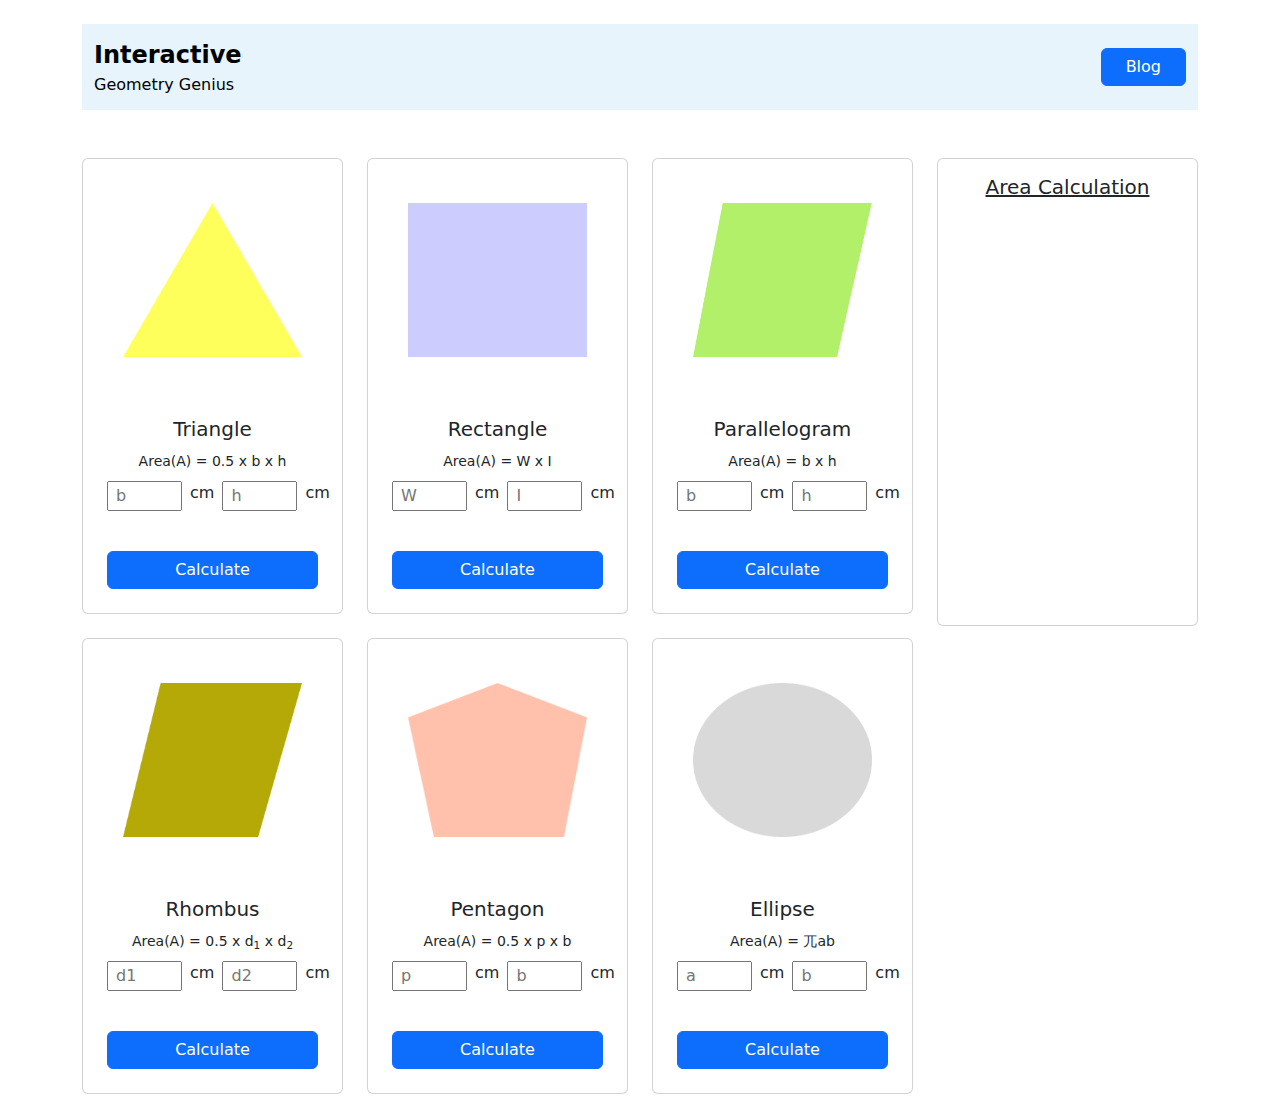
<file: index.html>
<!DOCTYPE html>
<html lang="en">

<head>
    <meta charset="UTF-8">
    <meta http-equiv="X-UA-Compatible" content="IE=edge">
    <meta name="viewport" content="width=device-width, initial-scale=1.0">
    <title>Geometry Genius</title>
    <!-- Bootstrap CSS -->
    <link rel="stylesheet" href="https://cdn.jsdelivr.net/npm/bootstrap@5.3.0-alpha1/dist/css/bootstrap.min.css">
    <!-- Custom CSS -->
    <link rel="stylesheet" href="styles/style.css">
</head>

<body>
    <!-- header starts -->
    <header class="container">
        <nav class="navbar nav mt-4 mb-5">
            <div class="container-fluid">
                <div class="navbar-brand">
                    <span class="fs-4 fw-bold">Interactive</span>
                    <span class="d-block fs-6">Geometry Genius</span>
                </div>
                <form class="d-flex" role="search">
                    <a href="./blog.html" class="btn btn-primary px-4" type="submit">Blog</a>
                </form>
            </div>
        </nav>
    </header>
    <!-- header ends -->

    <!-- main starts -->
    <main class="container mb-4">
        <div class="row">
            <!-- shapes area starts -->
            <div class="col-md-9 col-sm-12 shapes">
                <div class="row row-cols-1 row-cols-md-3 g-4">
                    <div class="col">
                        <div class="card h-100 text-center shape-container">
                            <div class="shape">
                                <img src="images/triangle.png" class="card-img-top my-4" alt="...">
                            </div>
                            <div class="card-body">
                                <h5 class="card-title">Triangle</h5>
                                <small class="card-text">Area(A) = 0.5 x b x h</small>
                                <div class="input-area d-flex mt-2 ms-2 gap-2">
                                    <input id="triangle-b" type="text" placeholder=" b"><span>cm</span>
                                    <input id="triangle-h" type="text" placeholder=" h"><span>cm</span>
                                </div>
                            </div>
                            <a id="calculate-triangle" class="btn btn-primary m-4">Calculate</a>
                        </div>
                    </div>
                    <div class="col">
                        <div class="card h-100 text-center shape-container">
                            <div class="shape">
                                <img src="images/rectangle.png" class="card-img-top my-4" alt="...">
                            </div>
                            <div class="card-body">
                                <h5 class="card-title">Rectangle</h5>
                                <small class="card-text">Area(A) = W x I</small>
                                <div class="input-area d-flex mt-2 ms-2 gap-2">
                                    <input id="rectangle-w" type="text" placeholder=" W"><span>cm</span>
                                    <input id="rectangle-i" type="text" placeholder=" I"><span>cm</span>
                                </div>
                            </div>
                            <a id="calculate-rectangle" class="btn btn-primary m-4">Calculate</a>
                        </div>
                    </div>
                    <div class="col">
                        <div class="card h-100 text-center shape-container">
                            <div class="shape">
                                <img src="images/parallelogram.png" class="card-img-top my-4" alt="...">
                            </div>
                            <div class="card-body">
                                <h5 class="card-title">Parallelogram</h5>
                                <small class="card-text">Area(A) = b x h</small>
                                <div class="input-area d-flex mt-2 ms-2 gap-2">
                                    <input id="parallelogram-b" type="text" placeholder=" b"><span>cm</span>
                                    <input id="parallelogram-h" type="text" placeholder=" h"><span>cm</span>
                                </div>
                            </div>
                            <a id="calculate-parallelogram" class="btn btn-primary m-4">Calculate</a>
                        </div>
                    </div>
                    <div class="col">
                        <div class="card h-100 text-center shape-container">
                            <div class="shape">
                                <img src="images/rhombus.png" class="card-img-top my-4" alt="...">
                            </div>
                            <div class="card-body">
                                <h5 class="card-title">Rhombus</h5>
                                <small class="card-text">Area(A) = 0.5 x d<sub>1</sub> x d<sub>2</sub></small>
                                <div class="input-area d-flex mt-2 ms-2 gap-2">
                                    <input id="rhombus-d1" type="text" placeholder=" d1"><span>cm</span>
                                    <input id="rhombus-d2" type="text" placeholder=" d2"><span>cm</span>
                                </div>
                            </div>
                            <a id="calculate-rhombus" class="btn btn-primary m-4">Calculate</a>
                        </div>
                    </div>
                    <div class="col">
                        <div class="card h-100 text-center shape-container">
                            <div class="shape">
                                <img src="images/pentagon.png" class="card-img-top my-4" alt="pentagon">
                            </div>
                            <div class="card-body">
                                <h5 class="card-title">Pentagon</h5>
                                <small class="card-text">Area(A) = 0.5 x p x b</small>
                                <div class="input-area d-flex mt-2 ms-2 gap-2">
                                    <input id="pentagon-p" type="text" placeholder=" p"><span>cm</span>
                                    <input id="pentagon-b" type="text" placeholder=" b"><span>cm</span>
                                </div>
                            </div>
                            <a id="calculate-pentagon" class="btn btn-primary m-4">Calculate</a>
                        </div>
                    </div>
                    <div class="col">
                        <div class="card h-100 text-center shape-container">
                            <div class="shape">
                                <img src="images/ellipse.png" class="card-img-top my-4" alt="ellipse">
                            </div>
                            <div class="card-body">
                                <h5 class="card-title">Ellipse</h5>
                                <small class="card-text">Area(A) = 兀ab</small>
                                <div class="input-area d-flex mt-2 ms-2 gap-2">
                                    <input id="ellipse-a" type="text" placeholder=" a"><span>cm</span>
                                    <input id="ellipse-b" type="text" placeholder=" b"><span>cm</span>
                                </div>
                            </div>
                            <a id="calculate-ellipse" class="btn btn-primary m-4">Calculate</a>
                        </div>
                    </div>
                </div>
            </div>
            <!-- shapes area ends -->

            <!-- calculation area starts -->
            <div class="col-md-3 col-sm-12">
                <div class="card calculation h-50">
                    <div class="card-body text-center overflow-y-auto" id="calculation-body">
                        <h5 class="card-title text-decoration-underline">Area Calculation</h5>
                    </div>
                </div>
            </div>
            <!-- calculation area ends -->
        </div>
    </main>
    <!-- main ends -->

    <script src="https://cdn.jsdelivr.net/npm/bootstrap@5.3.0-alpha1/dist/js/bootstrap.bundle.min.js"></script>
    <script src="js/functions.js"></script>
    <script src="js/script.js"></script>
</body>

</html>
</file>
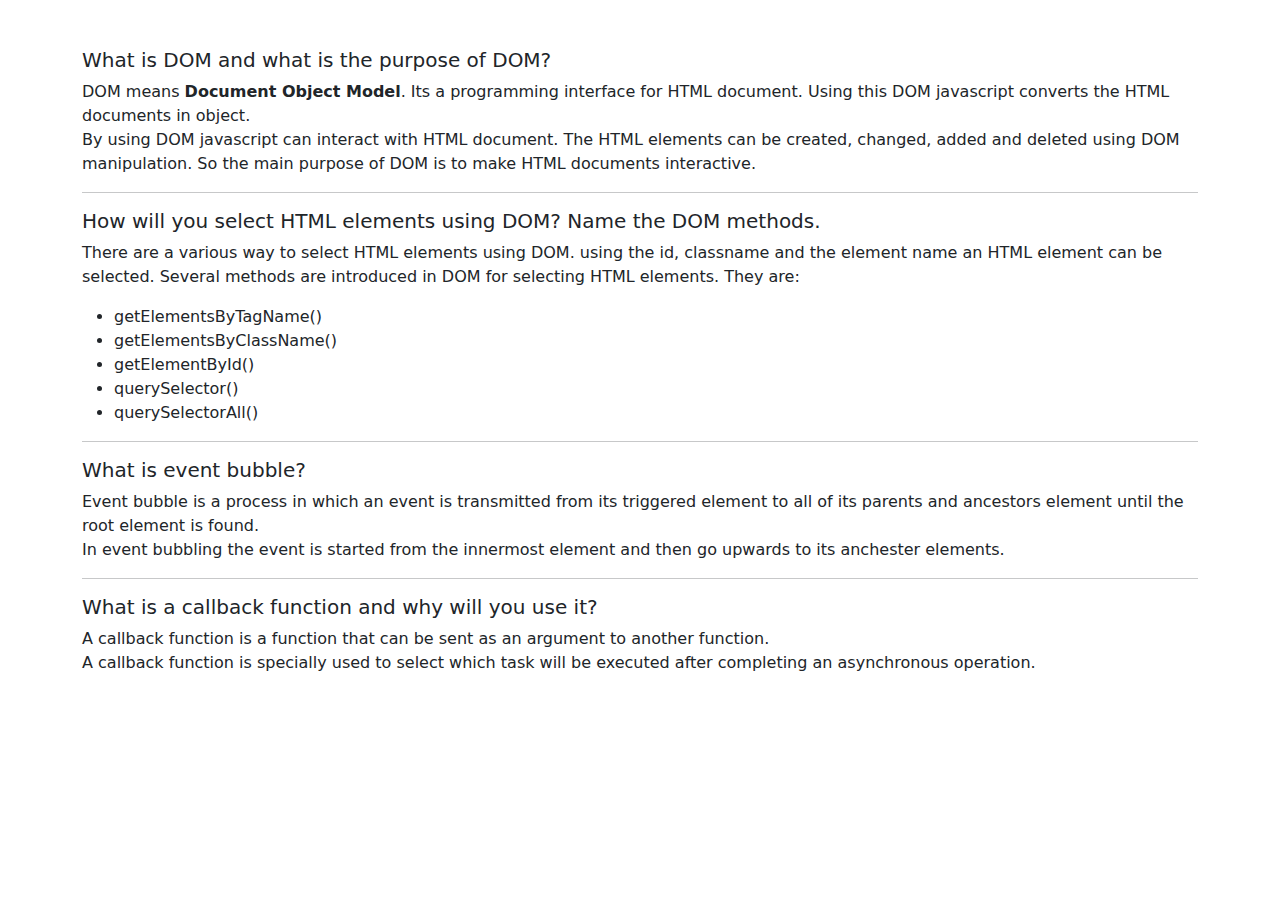
<file: blog.html>
<!DOCTYPE html>
<html lang="en">

<head>
    <meta charset="UTF-8">
    <meta http-equiv="X-UA-Compatible" content="IE=edge">
    <meta name="viewport" content="width=device-width, initial-scale=1.0">
    <title>Geometry Genius Blog</title>
    <!-- Bootstrap CSS -->
    <link rel="stylesheet" href="https://cdn.jsdelivr.net/npm/bootstrap@5.3.0-alpha1/dist/css/bootstrap.min.css">
    <!-- Custom CSS -->
    <link rel="stylesheet" href="styles/style.css">
</head>

<body>
    <div class="container mt-5">
        <div class="mt-3">
            <h5>What is DOM and what is the purpose of DOM?</h5>
            <p>DOM means <b>Document Object Model</b>. Its a programming interface for HTML document. Using this DOM
                javascript
                converts the HTML
                documents in object. <br> By using DOM javascript can interact with HTML document. The HTML elements can
                be created, changed, added and deleted using DOM manipulation. So the main purpose of DOM is to make
                HTML documents interactive.</p>
        </div>
        <hr>

        <div class="mt-3">
            <h5>How will you select HTML elements using DOM? Name the DOM methods.</h5>
            <p>There are a various way to select HTML elements using DOM. using the id, classname and the element name
                an HTML element can be selected. Several methods are introduced in DOM for selecting HTML elements. They
                are: </p>
            <ul>
                <li>getElementsByTagName()</li>
                <li>getElementsByClassName()</li>
                <li>getElementById()</li>
                <li>querySelector()</li>
                <li>querySelectorAll()</li>
            </ul>
        </div>
        <hr>

        <div class="mt-3">
            <h5>What is event bubble?</h5>
            <p>Event bubble is a process in which an event is transmitted from its triggered element to all of its
                parents and ancestors element until the root element is found. <br>In event bubbling the event is
                started from the innermost element and then go upwards to its anchester elements.</p>
        </div>
        <hr>

        <div class="mt-3">
            <h5>What is a callback function and why will you use it?</h5>
            <p>A callback function is a function that can be sent as an argument to another function. <br>A callback
                function is specially used to select which task will be executed after completing an asynchronous
                operation.</p>
        </div>
    </div>
</body>

</html>
</file>
<file: styles/style.css>
.nav {
    background: rgba(16, 144, 216, 0.1);
}

.shape img {
    height: 194px;
    padding: 20px 40px;
}

.input-area input {
    width: 75px;
}

@media only screen and (max-width: 576px) {
    #calculation-body {
        height: 800px;
    }

    .calculation {
        margin-top: 30px;
    }
}
</file>
